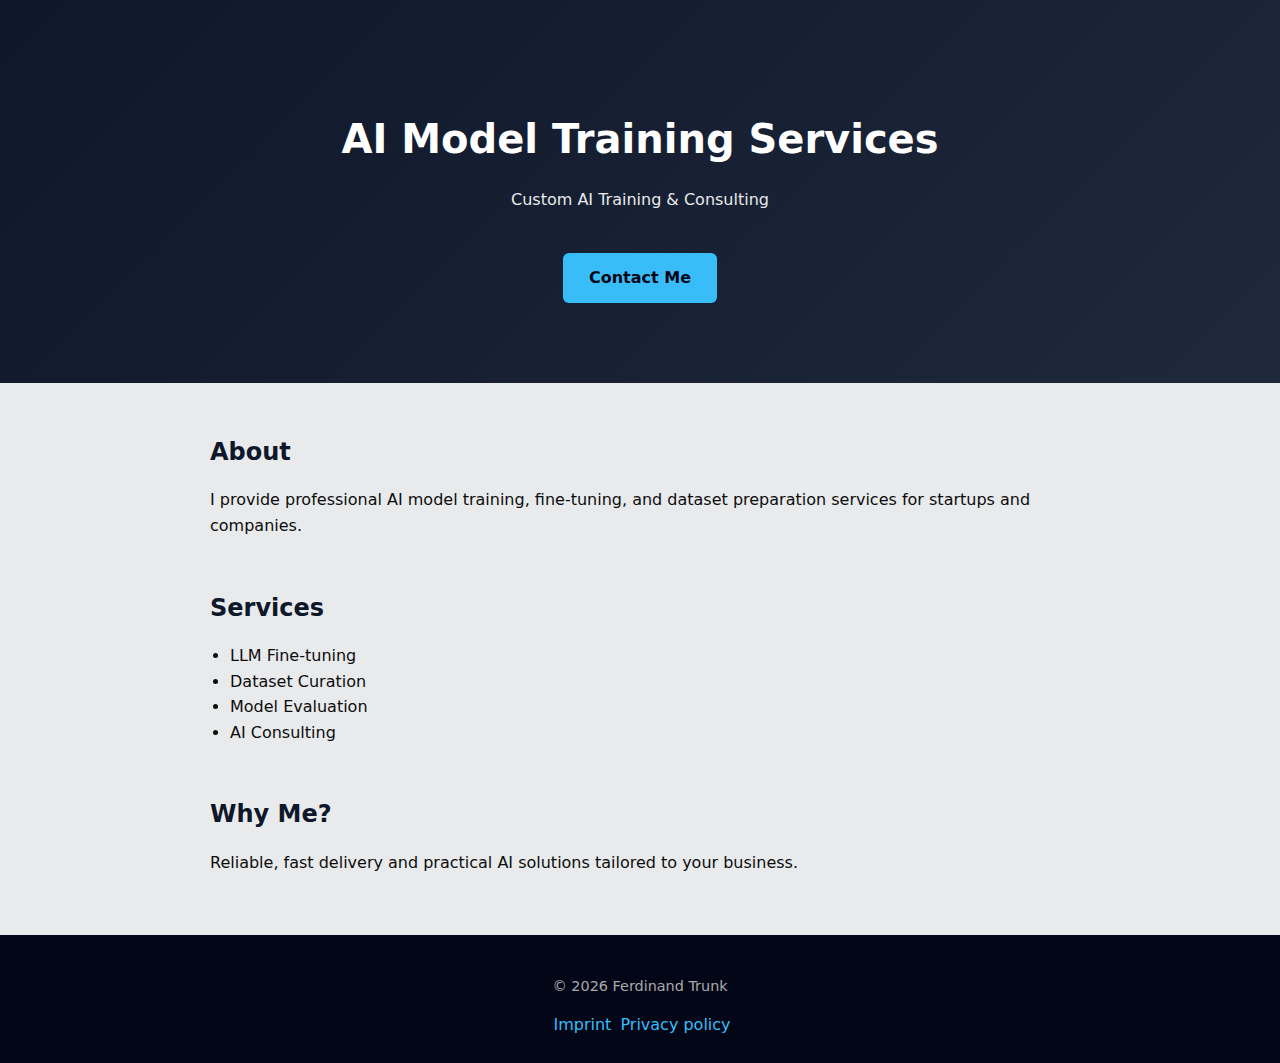
<file: index.html>
<!DOCTYPE html>
<html lang="en">

<head>
  <meta charset="UTF-8" />
  <title>AI Training Services</title>

  <meta name="description" content="AI model training, dataset preparation, and consulting services.">

  <meta name="viewport" content="width=device-width, initial-scale=1" />

  <link rel="stylesheet" href="styles.css" />
  <link rel="icon" href="data:,">
</head>

<body>

  <header>
    <h1>AI Model Training Services</h1>
    <p>Custom AI Training & Consulting</p>

    <a class="btn" id="contact-btn" href="#">
      Contact Me
    </a>
    <script>
      const user = "fetrunk";
      const domain = "gmail.com";

      const email = user + "@" + domain;

      const link = "mailto:" + email;

      document.getElementById("contact-btn").href = link;
    </script>
  </header>

  <section>
    <h2>About</h2>
    <p>
      I provide professional AI model training,
      fine-tuning, and dataset preparation services
      for startups and companies.
    </p>
  </section>

  <section>
    <h2>Services</h2>
    <ul>
      <li>LLM Fine-tuning</li>
      <li>Dataset Curation</li>
      <li>Model Evaluation</li>
      <li>AI Consulting</li>
    </ul>
  </section>

  <section>
    <h2>Why Me?</h2>
    <p>
      Reliable, fast delivery and practical AI solutions
      tailored to your business.
    </p>
  </section>

  <footer>
    <p class="footer-text">© 2026 Ferdinand Trunk</p>
    <a href="imprint.html" class="footer-link">Imprint</a>
    <a href="privacy.html" class="footer-link">Privacy policy</a>
  </footer>

</body>

</html>
</file>
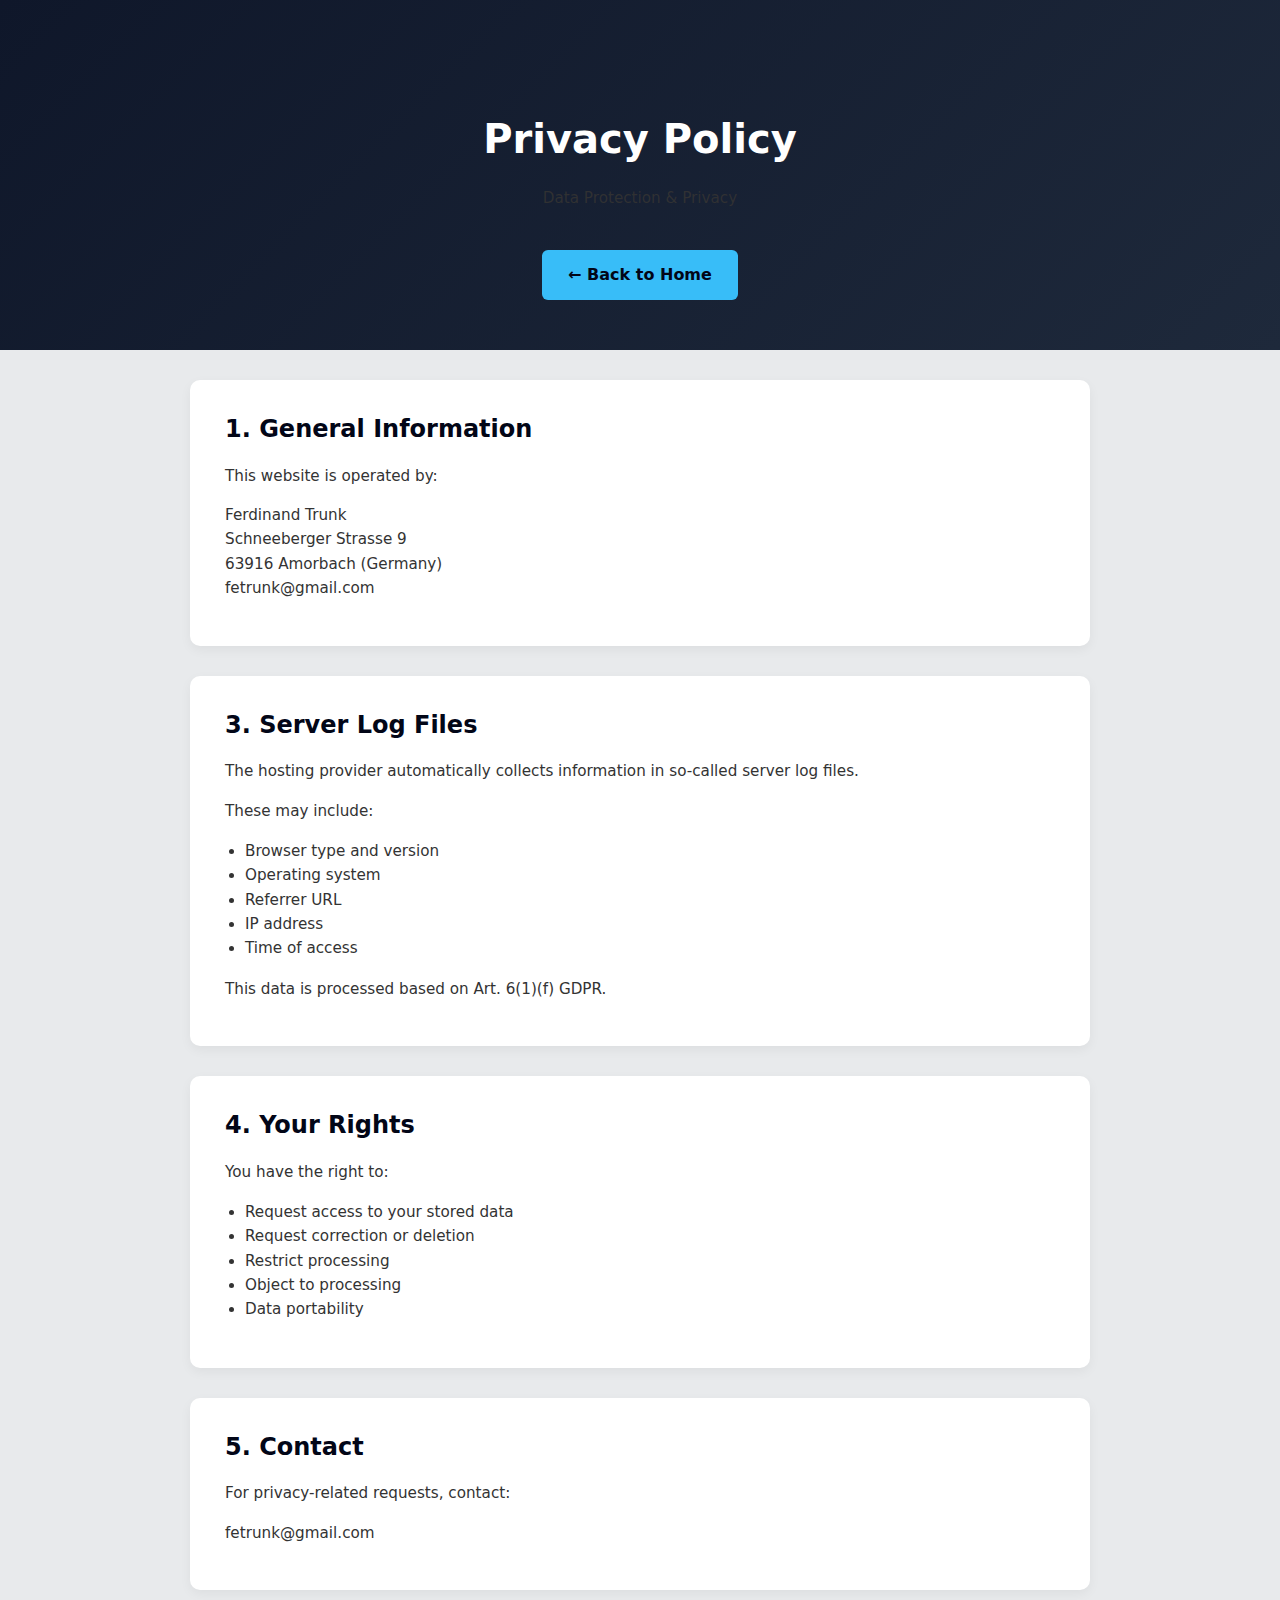
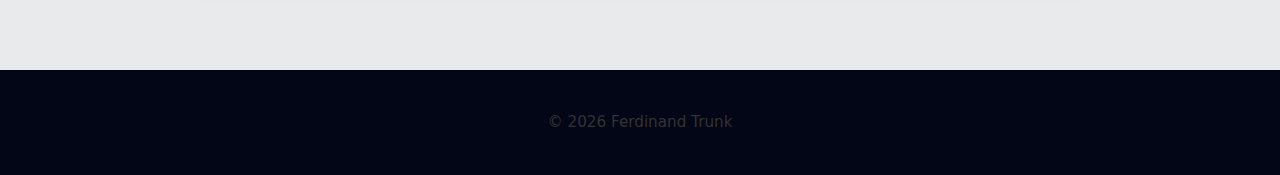
<file: privacy.html>
<!DOCTYPE html>
<html lang="en">

<head>
    <meta charset="UTF-8" />
    <title>Privacy Policy</title>

    <meta name="viewport" content="width=device-width, initial-scale=1" />

    <link rel="stylesheet" href="styles.css" />
</head>

<body class="legal-page">

    <header>
        <h1>Privacy Policy</h1>
        <p>Data Protection & Privacy</p>

        <a class="btn" href="index.html">← Back to Home</a>
    </header>

    <section>
        <h2>1. General Information</h2>

        <p>
            This website is operated by:
        </p>

        <p>
            Ferdinand Trunk<br>
            Schneeberger Strasse 9 <br>
            63916 Amorbach (Germany)<br>
            <script>
                document.write("fetrunk" + "@" + "gmail.com");
            </script>

        </p>
    </section>

    <section>
        <h2>3. Server Log Files</h2>

        <p>
            The hosting provider automatically collects
            information in so-called server log files.
        </p>

        <p>
            These may include:
        </p>

        <ul>
            <li>Browser type and version</li>
            <li>Operating system</li>
            <li>Referrer URL</li>
            <li>IP address</li>
            <li>Time of access</li>
        </ul>

        <p>
            This data is processed based on Art. 6(1)(f) GDPR.
        </p>
    </section>

    <section>
        <h2>4. Your Rights</h2>

        <p>
            You have the right to:
        </p>

        <ul>
            <li>Request access to your stored data</li>
            <li>Request correction or deletion</li>
            <li>Restrict processing</li>
            <li>Object to processing</li>
            <li>Data portability</li>
        </ul>
    </section>

    <section>
        <h2>5. Contact</h2>

        <p>
            For privacy-related requests, contact:
        </p>

        <p>
            <script>
                document.write("fetrunk" + "@" + "gmail.com");
            </script>

        </p>
    </section>

    <footer>
        <p>© 2026 Ferdinand Trunk</p>
    </footer>

</body>

</html>
</file>
<file: styles.css>
* {
  box-sizing: border-box;
}

body {
  margin: 0;
  font-family: system-ui, Arial, sans-serif;
  background: #e8eaec;
  color: #0d0d0d;
  line-height: 1.6;
}

header {
  background: linear-gradient(135deg, #0f172a, #1e293b);
  color: white;
  padding: 80px 20px;
  text-align: center;
}

header h1 {
  font-size: 2.5rem;
  margin-bottom: 10px;
}

header p {
  opacity: 0.9;
}

.btn {
  display: inline-block;
  margin-top: 25px;
  padding: 12px 26px;
  background: #38bdf8;
  color: #020617;
  text-decoration: none;
  border-radius: 6px;
  font-weight: 600;
  transition: 0.2s;
}

.btn:hover {
  background: #0ea5e9;
}

section {
  max-width: 900px;
  margin: 50px auto;
  padding: 0 20px;
}

section h2 {
  margin-bottom: 10px;
  color: #0f172a;
}

ul {
  padding-left: 20px;
}


/* Footer Styling */
footer {
  text-align: center;
  padding: 25px;
  background: #020617;
  color: #aaa;
  margin-top: 60px;
}

.footer-text {
  font-size: 0.9rem;
}

.footer-link {
  color: #38bdf8;
  text-decoration: none;
  margin-left: 4px;
  font-weight: 500;
  transition: all 0.2s ease;
}

/* Hover Effect */
.footer-link:hover {
  color: #0ea5e9;
  text-decoration: underline;
}

/* =========================
   Legal Pages Styling
   ========================= */

.legal-page section {
  background: white;
  padding: 30px 35px;
  margin: 30px auto;
  border-radius: 10px;
  max-width: 900px;
  box-shadow: 0 4px 12px rgba(0,0,0,0.05);
}

.legal-page h2 {
  margin-top: 0;
  color: #020617;
}

.legal-page p,
.legal-page li {
  font-size: 0.95rem;
  color: #333;
}

.legal-page ul {
  padding-left: 20px;
}

.legal-page header {
  padding-bottom: 50px;
}


.legal-page footer {
  margin-top: 80px;
  background: #020617;
  color: #aaa;
}
</file>
